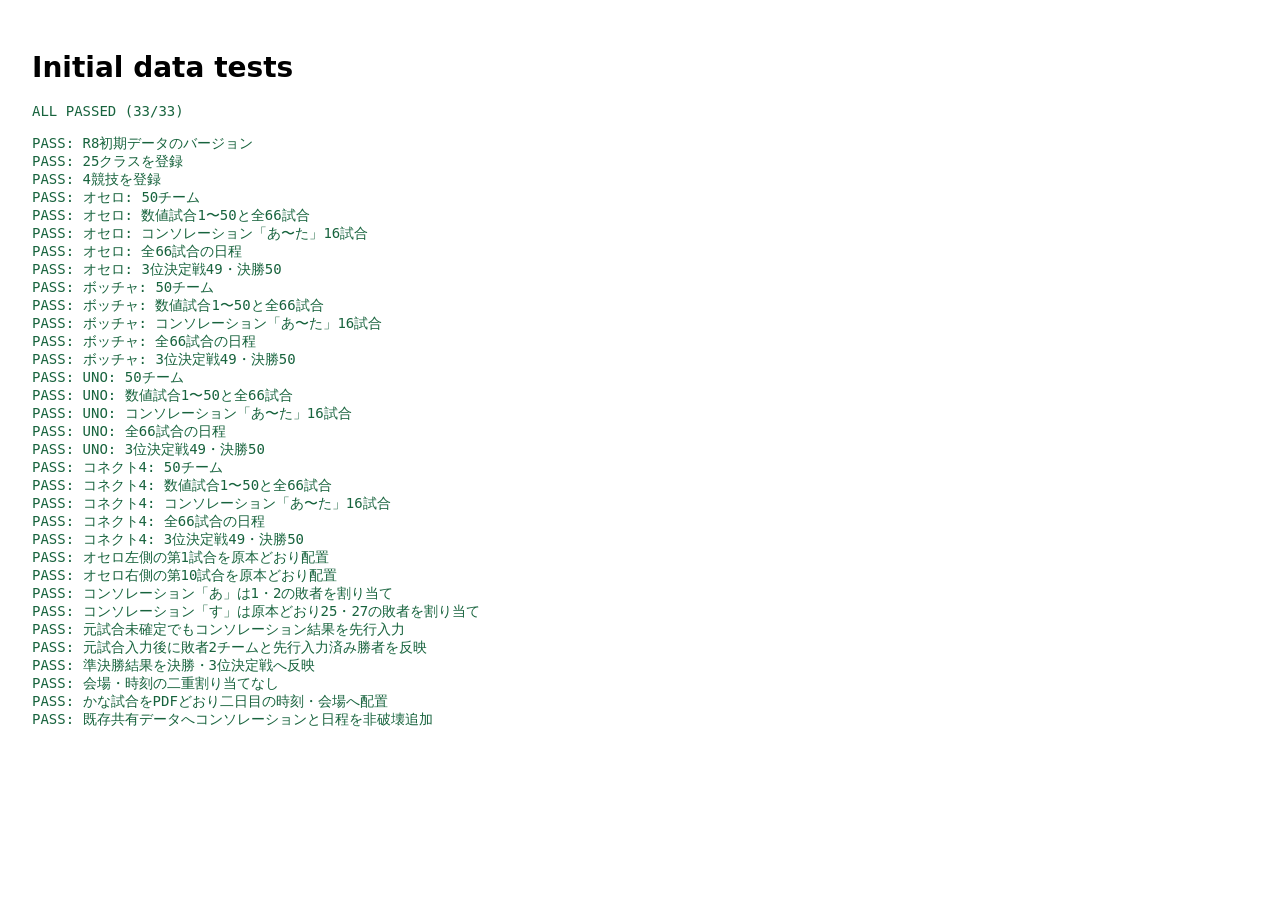
<file: tests/initial-data-tests.html>
<!doctype html>
<html lang="ja">
<meta charset="utf-8">
<title>Initial data tests</title>
<style>body{font:14px system-ui;padding:24px}.pass{color:#17633d}.fail{color:#a32d25}pre{white-space:pre-wrap}</style>
<h1>Initial data tests</h1>
<pre id="results">RUNNING</pre>
<script src="../js/initial-data.js"></script>
<script src="../js/model.js"></script>
<script>
  (function () {
    const M = window.MatchboardModel;
    const state = M.createInitialState();
    const output = []; let failures = 0;
    function assert(condition, name, detail) {
      if (condition) output.push(`PASS: ${name}`);
      else { failures += 1; output.push(`FAIL: ${name}${detail ? ` — ${detail}` : ""}`); }
    }
    assert(state.seedVersion === "r8-tournament-2026-06-26", "R8初期データのバージョン");
    assert(state.classes.length === 25, "25クラスを登録");
    assert(state.competitions.map((item) => item.name).join(",") === "オセロ,ボッチャ,UNO,コネクト4", "4競技を登録");
    state.competitions.forEach((competition) => {
      const teams = M.teamsForCompetition(state, competition.id);
      const matches = M.buildMatches(state, competition.id);
      const playable = matches.filter((match) => M.isPlayableMatch(state, match));
      const numbers = playable.filter((match) => typeof match.number === "number").map((match) => match.number).sort((a, b) => a - b);
      const consolation = playable.filter((match) => match.phase === "consolation").sort((a, b) => a.index - b.index);
      assert(teams.length === 50, `${competition.name}: 50チーム`);
      assert(playable.length === 66 && numbers.length === 50 && numbers.every((number, index) => number === index + 1), `${competition.name}: 数値試合1〜50と全66試合`);
      assert(consolation.length === 16 && consolation.map((match) => match.number).join("") === "あいうえおかきくけこさしすせそた", `${competition.name}: コンソレーション「あ〜た」16試合`);
      assert(Object.values(state.schedule).filter((item) => item.competitionId === competition.id).length === 66, `${competition.name}: 全66試合の日程`);
      const third = matches.find((match) => match.phase === "placement");
      const final = matches.find((match) => match.phase === "tournament" && match.roundName === "決勝");
      assert(third && third.number === 49 && final && final.number === 50, `${competition.name}: 3位決定戦49・決勝50`);
    });
    const othello = state.competitions.find((item) => item.name === "オセロ");
    const othelloMatches = M.buildMatches(state, othello.id);
    const first = othelloMatches.find((match) => match.number === 1);
    const tenth = othelloMatches.find((match) => match.number === 10);
    const p1 = M.participantsForMatch(state, first);
    const p10 = M.participantsForMatch(state, tenth);
    assert(`${p1.a.team.name}/${p1.b.team.name}` === "3F①/2B①", "オセロ左側の第1試合を原本どおり配置");
    assert(`${p10.a.team.name}/${p10.b.team.name}` === "3F②/2C②", "オセロ右側の第10試合を原本どおり配置");
    const consolationA = othelloMatches.find((match) => match.number === "あ");
    assert(consolationA.sourceA.matchId === first.id && othelloMatches.find((match) => match.number === 2).id === consolationA.sourceB.matchId, "コンソレーション「あ」は1・2の敗者を割り当て");
    const consolationSu = othelloMatches.find((match) => match.number === "す");
    assert(othelloMatches.find((match) => match.id === consolationSu.sourceA.matchId).number === 25 && othelloMatches.find((match) => match.id === consolationSu.sourceB.matchId).number === 27, "コンソレーション「す」は原本どおり25・27の敗者を割り当て");
    state.results[consolationA.id] = { winnerSide: "b", scoreA: "0", scoreB: "1" };
    assert(M.winnerOfMatch(state, consolationA).type === "pending", "元試合未確定でもコンソレーション結果を先行入力");
    othelloMatches.filter((match) => match.number && match.number <= 48).forEach((match) => {
      state.results[match.id] = { winnerSide: "a", scoreA: "1", scoreB: "0" };
    });
    const consolationParticipants = M.participantsForMatch(state, consolationA);
    assert(consolationParticipants.a.type === "team" && consolationParticipants.b.type === "team" && M.winnerOfMatch(state, consolationA).team.id === consolationParticipants.b.team.id, "元試合入力後に敗者2チームと先行入力済み勝者を反映");
    const thirdParticipants = M.participantsForMatch(state, othelloMatches.find((match) => match.number === 49));
    const finalParticipants = M.participantsForMatch(state, othelloMatches.find((match) => match.number === 50));
    assert(thirdParticipants.a.type === "team" && thirdParticipants.b.type === "team" && finalParticipants.a.type === "team" && finalParticipants.b.type === "team", "準決勝結果を決勝・3位決定戦へ反映");
    const venueIssues = M.scheduleConflicts(state, state.schedule).filter((issue) => issue.type === "venue");
    assert(venueIssues.length === 0, "会場・時刻の二重割り当てなし", `${venueIssues.length}件`);
    const consolationAssignment = state.schedule[consolationA.id];
    assert(consolationAssignment.slotId.endsWith("day2_1000") && consolationAssignment.venueId.endsWith("venue3") && state.schedule[consolationSu.id].slotId.endsWith("day2_1120") && state.schedule[consolationSu.id].venueId.endsWith("venue1"), "かな試合をPDFどおり二日目の時刻・会場へ配置");
    const legacy = M.deepClone(M.createInitialState());
    legacy.schemaVersion = 1;
    legacy.competitions.forEach((competition) => { delete legacy.draws[competition.id].tournament.consolation; });
    Object.keys(legacy.schedule).forEach((matchId) => { if (matchId.includes("__C__")) delete legacy.schedule[matchId]; });
    const migrated = M.normalizeState(legacy);
    assert(migrated.competitions.every((competition) => M.buildMatches(migrated, competition.id).filter((match) => match.phase === "consolation").length === 16 && Object.values(migrated.schedule).filter((item) => item.competitionId === competition.id).length === 66), "既存共有データへコンソレーションと日程を非破壊追加");
    const result = document.getElementById("results");
    result.className = failures ? "fail" : "pass";
    result.textContent = `${failures ? "FAILED" : "ALL PASSED"} (${output.length - failures}/${output.length})\n\n${output.join("\n")}`;
    document.body.dataset.failures = String(failures);
    document.title = failures ? "INITIAL DATA TESTS FAILED" : "INITIAL DATA TESTS PASSED";
  })();
</script>
</html>
</file>
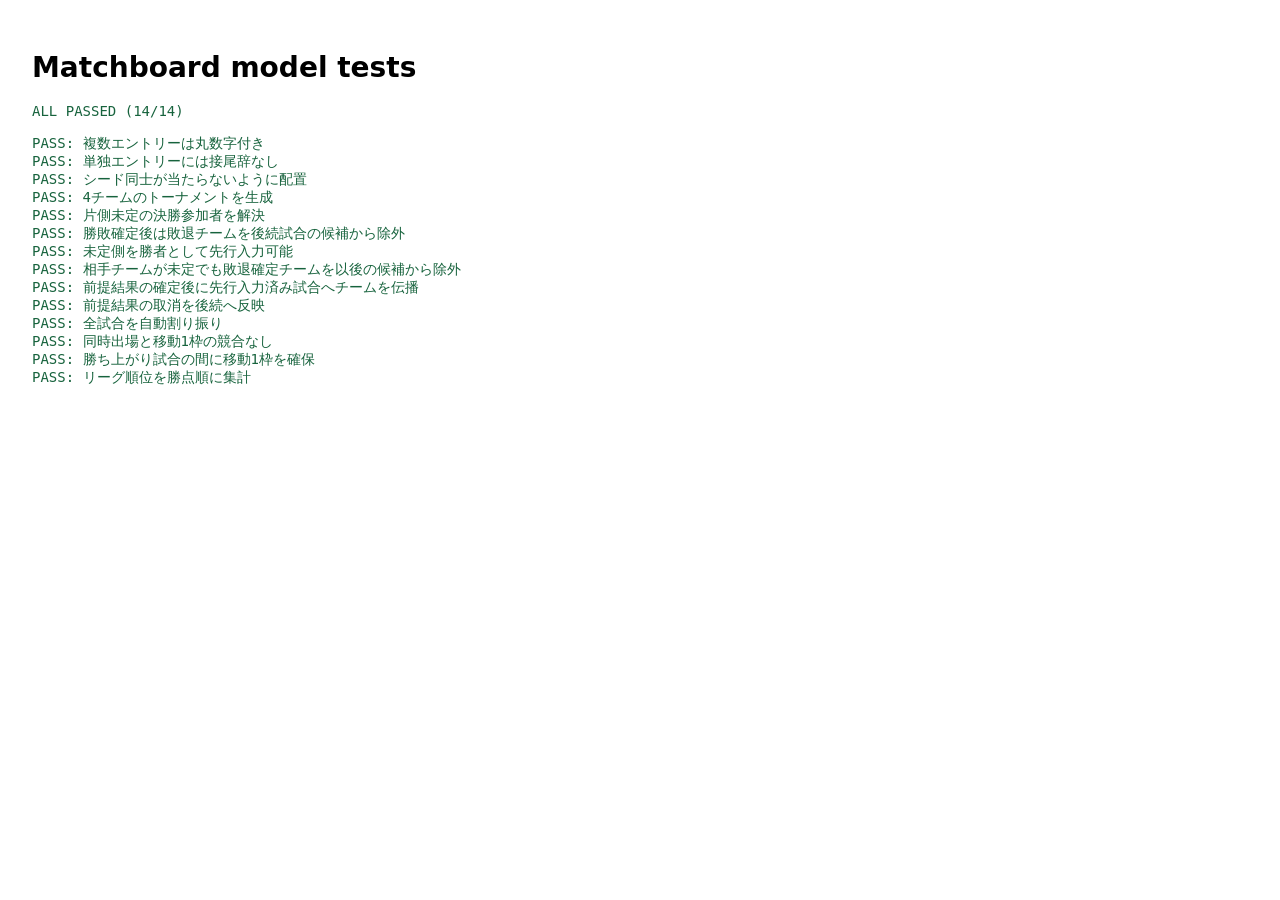
<file: tests/model-tests.html>
<!doctype html>
<html lang="ja">
<meta charset="utf-8">
<title>Matchboard model tests</title>
<style>body{font:14px system-ui;padding:24px} .pass{color:#17633d}.fail{color:#a32d25} pre{white-space:pre-wrap}</style>
<body>
  <h1>Matchboard model tests</h1>
  <pre id="results">RUNNING</pre>
  <script src="../js/model.js"></script>
  <script>
    (function () {
      const M = window.MatchboardModel;
      const output = [];
      let failures = 0;
      function assert(condition, name, detail) {
        if (!condition) { failures += 1; output.push(`FAIL: ${name}${detail ? ` — ${detail}` : ""}`); }
        else output.push(`PASS: ${name}`);
      }
      function makeState(teamCount) {
        const state = M.createInitialState();
        state.competitions = [state.competitions[0]];
        state.classes = [
          { id: "c1", name: "1B" }, { id: "c2", name: "2A" },
          { id: "c3", name: "2B" }, { id: "c4", name: "3A" },
        ];
        const competition = state.competitions[0];
        competition.id = "test";
        competition.format = "tournament";
        competition.duration = 10;
        const start = new Date("2026-09-12T09:00:00");
        competition.slots = M.makeSlots(12, 10, start);
        state.entries = { test: { c1: teamCount > 0 ? 1 : 0, c2: teamCount > 1 ? 1 : 0, c3: teamCount > 2 ? 1 : 0, c4: teamCount > 3 ? 1 : 0 } };
        state.draws = {}; state.results = {}; state.schedule = {};
        return state;
      }

      const naming = makeState(1);
      naming.entries.test.c1 = 2;
      assert(M.teamsForCompetition(naming, "test").map((t) => t.name).join(",") === "1B①,1B②", "複数エントリーは丸数字付き");
      naming.entries.test.c1 = 1;
      assert(M.teamsForCompetition(naming, "test")[0].name === "1B", "単独エントリーには接尾辞なし");

      const seeded = makeState(4);
      seeded.entries.test.c1 = 2;
      seeded.draws.test = M.createDraw(seeded, "test");
      const seededFirstRound = M.buildMatches(seeded, "test").filter((match) => match.round === 0);
      assert(seededFirstRound.every((match) => {
        const p = M.participantsForMatch(seeded, match);
        return !(p.a.type === "bye" && p.b.type === "bye");
      }), "シード同士が当たらないように配置");

      const state = makeState(4);
      state.draws.test = M.createDraw(state, "test");
      const matches = M.buildMatches(state, "test");
      assert(state.draws.test.tournament.size === 4 && matches.length === 3, "4チームのトーナメントを生成");
      const firstA = matches.find((m) => m.round === 0 && m.index === 0);
      const firstB = matches.find((m) => m.round === 0 && m.index === 1);
      const final = matches.find((m) => m.round === 1);
      state.results[firstA.id] = { winnerSide: "a", scoreA: "1", scoreB: "0" };
      let finalParticipants = M.participantsForMatch(state, final);
      assert(finalParticipants.a.type === "team" && finalParticipants.b.type === "pending", "片側未定の決勝参加者を解決");
      const firstAParticipants = M.participantsForMatch(state, firstA);
      const possibleFinalA = M.possibleTeamIds(state, "test", final.sourceA);
      assert(possibleFinalA.size === 1 && possibleFinalA.has(firstAParticipants.a.team.id) && !possibleFinalA.has(firstAParticipants.b.team.id), "勝敗確定後は敗退チームを後続試合の候補から除外");
      state.results[final.id] = { winnerSide: "b", scoreA: "0", scoreB: "1" };
      assert(M.winnerOfMatch(state, final).type === "pending", "未定側を勝者として先行入力可能");
      const unresolvedWinnerCandidates = M.possibleTeamIds(state, "test", { type: "matchWinner", matchId: final.id });
      assert(unresolvedWinnerCandidates.size === 2 && !unresolvedWinnerCandidates.has(firstAParticipants.a.team.id), "相手チームが未定でも敗退確定チームを以後の候補から除外");
      state.results[firstB.id] = { winnerSide: "b", scoreA: "0", scoreB: "1" };
      finalParticipants = M.participantsForMatch(state, final);
      const expectedWinner = M.participantsForMatch(state, firstB).b.team.id;
      assert(finalParticipants.b.type === "team" && M.winnerOfMatch(state, final).team.id === expectedWinner, "前提結果の確定後に先行入力済み試合へチームを伝播");
      delete state.results[firstB.id];
      assert(M.participantsForMatch(state, final).b.type === "pending", "前提結果の取消を後続へ反映");

      delete state.results[final.id];
      const scheduled = M.autoSchedule(state, {});
      assert(scheduled.unassigned.length === 0, "全試合を自動割り振り");
      assert(M.scheduleConflicts(state, scheduled.schedule).length === 0, "同時出場と移動1枠の競合なし");
      const aTime = new Date(state.competitions[0].slots.find((s) => s.id === scheduled.schedule[firstA.id].slotId).start).getTime();
      const finalTime = new Date(state.competitions[0].slots.find((s) => s.id === scheduled.schedule[final.id].slotId).start).getTime();
      assert(finalTime - aTime >= 20 * 60000, "勝ち上がり試合の間に移動1枠を確保");

      const league = makeState(4);
      league.competitions[0].format = "league";
      league.draws.test = M.createDraw(league, "test", { groupCount: 1 });
      const leagueMatches = M.buildMatches(league, "test");
      leagueMatches.forEach((match) => { league.results[match.id] = { winnerSide: "a", scoreA: "2", scoreB: "1" }; });
      const standings = M.leagueStandings(league, "test", "g1");
      assert(standings.length === 4 && standings[0].points >= standings[1].points, "リーグ順位を勝点順に集計");

      const result = document.getElementById("results");
      result.className = failures ? "fail" : "pass";
      result.textContent = `${failures ? "FAILED" : "ALL PASSED"} (${output.length - failures}/${output.length})\n\n${output.join("\n")}`;
      document.title = failures ? "TESTS FAILED" : "TESTS PASSED";
      document.body.dataset.failures = String(failures);
    })();
  </script>
</body>
</html>
</file>
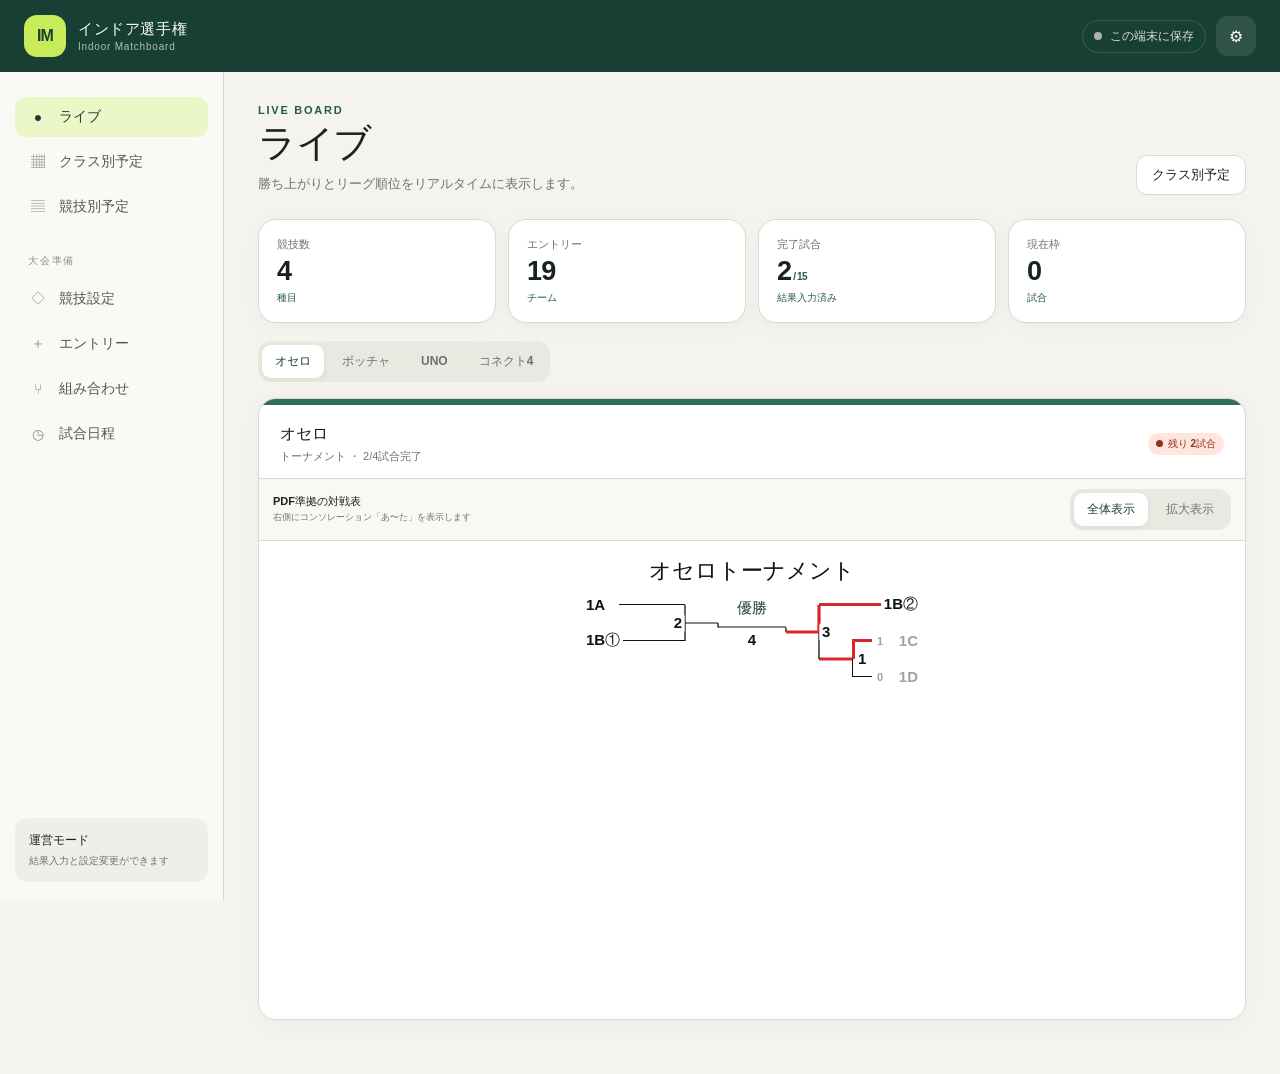
<file: tests/ui-fixture.html>
<!doctype html>
<meta charset="utf-8">
<title>Preparing UI fixture</title>
<script src="../js/initial-data.js"></script>
<script src="../js/model.js"></script>
<script>
  const M = window.MatchboardModel;
  const params = new URLSearchParams(location.search);
  const useFullInitialData = params.get("full") === "1";
  const state = M.createInitialState();
  if (!useFullInitialData) {
    state.competitions.forEach((competition, competitionIndex) => {
      state.classes.forEach((classInfo, classIndex) => {
        state.entries[competition.id][classInfo.id] = classIndex < (competitionIndex === 1 ? 6 : 4) ? (classIndex === 1 && competitionIndex === 0 ? 2 : 1) : 0;
      });
      state.draws[competition.id] = M.createDraw(state, competition.id, { groupCount: competition.format === "hybrid" ? 2 : 1 });
    });
  }
  const othello = state.competitions[0];
  const othelloMatches = M.buildMatches(state, othello.id).filter((match) => match.phase === "tournament");
  const openingMatch = useFullInitialData
    ? othelloMatches.find((match) => match.number === 1)
    : othelloMatches.find((match) => match.round === 0 && M.isPlayableMatch(state, match));
  state.results[openingMatch.id] = { winnerSide: "a", scoreA: "1", scoreB: "0", updatedAt: new Date().toISOString() };
  const nextMatch = othelloMatches.find((match) => match.round === 1 && [match.sourceA, match.sourceB].some((source) => source && source.matchId === openingMatch.id));
  const openingSide = nextMatch.sourceA.matchId === openingMatch.id ? "a" : "b";
  state.results[nextMatch.id] = { winnerSide: openingSide === "a" ? "b" : "a", scoreA: openingSide === "a" ? "0" : "1", scoreB: openingSide === "b" ? "0" : "1", updatedAt: new Date().toISOString() };
  if (!useFullInitialData) state.schedule = M.autoSchedule(state, {}).schedule;
  localStorage.setItem("indoor-matchboard-state-v2", JSON.stringify(state));
  const route = params.get("route") || "live";
  if (params.get("open") === "1") {
    localStorage.setItem("indoor-matchboard-view-prefs-v1", JSON.stringify({
      openDays: { [`${route}:label:1日目`]: true, [`${route}:label:2日目`]: true },
      showPossible: params.get("possible") === "1",
    }));
  }
  location.replace(`../index.html#${route}`);
</script>
</file>
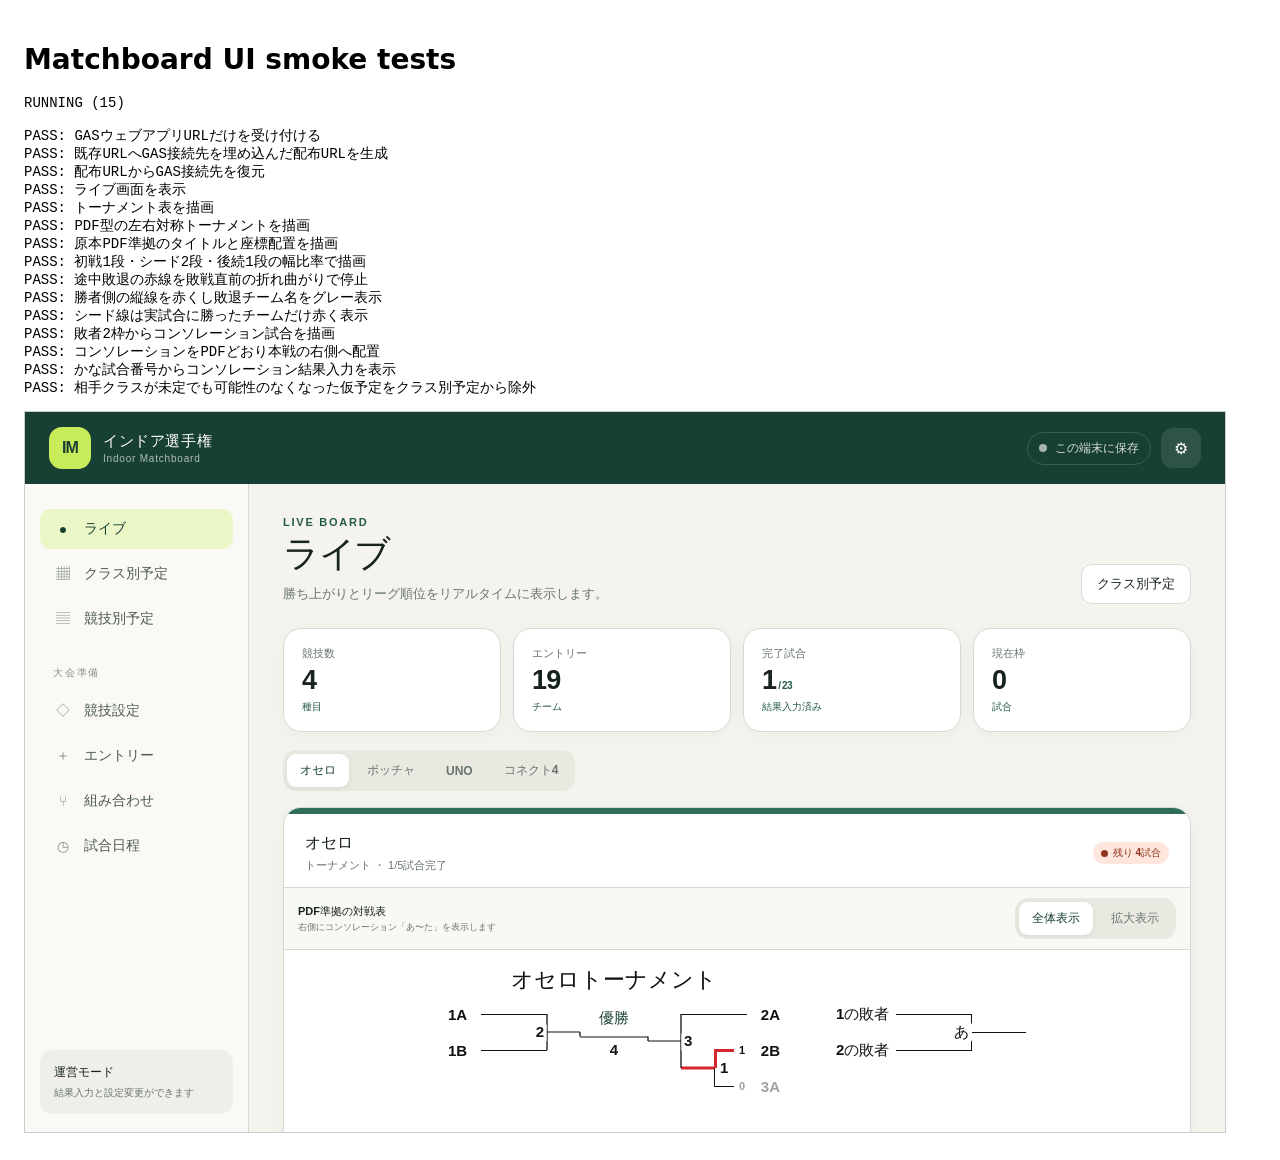
<file: tests/ui-smoke-tests.html>
<!doctype html>
<meta charset="utf-8">
<title>Matchboard UI smoke tests</title>
<style>body{font:14px system-ui;padding:16px}iframe{width:1200px;height:720px;border:1px solid #ccc}.pass{color:#17633d}.fail{color:#a32d25}</style>
<h1>Matchboard UI smoke tests</h1>
<pre id="results">RUNNING</pre>
<iframe id="frame"></iframe>
<script src="../js/model.js"></script>
<script src="../js/store.js"></script>
<script>
  window.addEventListener("unhandledrejection", (event) => {
    const result = document.getElementById("results");
    result.className = "fail";
    result.textContent = `UNHANDLED: ${event.reason && (event.reason.stack || event.reason.message) || event.reason}`;
    document.body.dataset.failures = "1";
    document.title = "UI TESTS FAILED";
  });
  (async function () {
    const M = window.MatchboardModel;
    const state = M.createInitialState();
    state.competitions.forEach((competition, competitionIndex) => {
      competition.slots.forEach((slot, slotIndex) => { slot.dayLabel = slotIndex < Math.ceil(competition.slots.length / 2) ? "1日目" : "2日目"; });
      state.classes.forEach((classInfo, classIndex) => {
        const entryLimit = competitionIndex === 0 ? 5 : (competitionIndex === 1 ? 6 : 4);
        state.entries[competition.id][classInfo.id] = classIndex < entryLimit ? 1 : 0;
      });
      state.draws[competition.id] = M.createDraw(state, competition.id, { groupCount: competition.format === "hybrid" ? 2 : 1 });
      if (competitionIndex === 0 && state.draws[competition.id].tournament) state.draws[competition.id].tournament.consolation = true;
    });
    const liveCompetition = state.competitions[0];
    const liveMatches = M.buildMatches(state, liveCompetition.id).filter((match) => match.phase === "tournament");
    const tracedOpeningMatch = liveMatches.find((match) => match.round === 0 && M.isPlayableMatch(state, match));
    state.results[tracedOpeningMatch.id] = { winnerSide: "a", scoreA: "1", scoreB: "0", updatedAt: new Date().toISOString() };
    const tracedLosingMatch = liveMatches.find((match) => match.round === 1 && [match.sourceA, match.sourceB].some((source) => source && source.matchId === tracedOpeningMatch.id));
    const tracedOpeningSide = tracedLosingMatch.sourceA.matchId === tracedOpeningMatch.id ? "a" : "b";
    state.results[tracedLosingMatch.id] = { winnerSide: tracedOpeningSide === "a" ? "b" : "a", scoreA: tracedOpeningSide === "a" ? "0" : "1", scoreB: tracedOpeningSide === "b" ? "0" : "1", updatedAt: new Date().toISOString() };
    state.schedule = M.autoSchedule(state, {}).schedule;
    localStorage.setItem("indoor-matchboard-state-v2", JSON.stringify(state));
    localStorage.removeItem("indoor-matchboard-sync-v1");
    localStorage.removeItem("indoor-matchboard-view-prefs-v1");

    const output = []; let failures = 0;
    function assert(condition, name) {
      if (condition) output.push(`PASS: ${name}`);
      else { failures += 1; output.push(`FAIL: ${name}`); }
      document.getElementById("results").textContent = `RUNNING (${output.length})\n\n${output.join("\n")}`;
    }
    const StoreUtils = window.MatchboardStoreUtils;
    const gasEndpoint = "https://script.google.com/macros/s/test-deployment-id/exec";
    const distributed = StoreUtils.distributionUrl(gasEndpoint, "https://example.test/matchboard/index.html?source=school#draw");
    const distributedUrl = new URL(distributed);
    assert(StoreUtils.normalizeGasEndpoint(gasEndpoint) === gasEndpoint && StoreUtils.normalizeGasEndpoint("https://example.test/exec") === "", "GASウェブアプリURLだけを受け付ける");
    assert(distributedUrl.searchParams.get("gas") === gasEndpoint && distributedUrl.searchParams.get("source") === "school" && distributedUrl.hash === "#live", "既存URLへGAS接続先を埋め込んだ配布URLを生成");
    assert(StoreUtils.embeddedEndpoint(distributed) === gasEndpoint, "配布URLからGAS接続先を復元");
    const wait = (ms) => new Promise((resolve) => setTimeout(resolve, ms));
    const frame = document.getElementById("frame");
    frame.src = "../index.html?result-cancel=1#live";
    await new Promise((resolve) => frame.addEventListener("load", resolve, { once: true }));
    await wait(300);
    let doc = frame.contentDocument;
    assert(doc.querySelector("h1") && doc.querySelector("h1").textContent === "ライブ", "ライブ画面を表示");
    assert(doc.querySelectorAll(".bracket-match").length > 0, "トーナメント表を描画");
    assert(doc.querySelector(".left-branch") && doc.querySelector(".bracket-center") && doc.querySelector(".right-branch"), "PDF型の左右対称トーナメントを描画");
    assert(doc.querySelector(".bracket-paper-title")?.textContent === "オセロトーナメント" && doc.querySelector('.opening-match[style*="--match-y"]') && doc.querySelector('.center-match[style*="--match-y"]'), "原本PDF準拠のタイトルと座標配置を描画");
    const seedMatch = doc.querySelector(".bracket-seed");
    const openingMatch = doc.querySelector(".opening-match:not(.bracket-seed)");
    const progressionMatch = doc.querySelector(".progression-match");
    const seedExtraWidth = seedMatch && openingMatch ? seedMatch.getBoundingClientRect().width - openingMatch.getBoundingClientRect().width : 0;
    assert(seedMatch && openingMatch && progressionMatch && Math.abs(seedExtraWidth - progressionMatch.getBoundingClientRect().width) < 2, "初戦1段・シード2段・後続1段の幅比率で描画");
    const stoppedHorizontal = doc.querySelector(`.connector-horizontal[data-source-match="${tracedOpeningMatch.id}"]`);
    const stoppedVertical = doc.querySelector(`.connector-vertical[data-source-match="${tracedOpeningMatch.id}"]`);
    assert(stoppedHorizontal?.classList.contains("advanced") && !stoppedVertical?.classList.contains("advanced"), "途中敗退の赤線を敗戦直前の折れ曲がりで停止");
    assert(doc.querySelector(".connector-vertical.advanced") && doc.querySelectorAll(".bracket-team.eliminated").length >= 2, "勝者側の縦線を赤くし敗退チーム名をグレー表示");
    assert(doc.querySelector(".seed-team.advanced") && doc.querySelector(".seed-team:not(.advanced)"), "シード線は実試合に勝ったチームだけ赤く表示");
    const smallConsolationMatches = [...doc.querySelectorAll(".consolation-match")];
    assert(smallConsolationMatches.length === 1 && smallConsolationMatches[0].querySelectorAll(".consolation-source").length === 2, "敗者2枠からコンソレーション試合を描画");
    const smallConsolationBranch = doc.querySelector(".consolation-branch");
    const smallRightmostMain = Math.max(...[...doc.querySelectorAll(".right-branch")].map((node) => node.getBoundingClientRect().right));
    assert(smallConsolationBranch && smallConsolationBranch.getBoundingClientRect().left > smallRightmostMain, "コンソレーションをPDFどおり本戦の右側へ配置");
    const smallConsolationButton = doc.querySelector("button.consolation-number");
    if (smallConsolationButton) smallConsolationButton.click();
    await wait(40);
    assert(smallConsolationButton && doc.querySelector("#result-form"), "かな試合番号からコンソレーション結果入力を表示");
    if (doc.querySelector("#result-form")) doc.querySelector("[data-close-modal]").click();
    const completedState = JSON.parse(localStorage.getItem("indoor-matchboard-state-v2"));
    const unresolvedWinnerState = JSON.parse(JSON.stringify(completedState));
    delete unresolvedWinnerState.results[tracedOpeningMatch.id];
    unresolvedWinnerState.results[tracedLosingMatch.id] = { winnerSide: tracedOpeningSide, scoreA: "", scoreB: "", updatedAt: new Date().toISOString() };
    const unresolvedParticipants = M.participantsForMatch(unresolvedWinnerState, tracedLosingMatch);
    const knownLosingSide = tracedOpeningSide === "a" ? "b" : "a";
    const eliminatedTeam = unresolvedParticipants[knownLosingSide].team;
    const eliminatedFutureMatch = liveMatches.find((match) => match.round === tracedLosingMatch.round + 1 && [match.sourceA, match.sourceB].some((source) => source && source.matchId === tracedLosingMatch.id));
    localStorage.setItem("indoor-matchboard-state-v2", JSON.stringify(unresolvedWinnerState));
    const unresolvedReloaded = new Promise((resolve) => frame.addEventListener("load", resolve, { once: true }));
    frame.contentWindow.location.reload();
    await unresolvedReloaded; await wait(300); doc = frame.contentDocument;
    frame.contentWindow.location.hash = "class-schedule"; await wait(150);
    const eliminatedClassFilter = doc.querySelector("[data-class-filter]");
    eliminatedClassFilter.value = eliminatedTeam.classId;
    eliminatedClassFilter.dispatchEvent(new Event("change", { bubbles: true })); await wait(50);
    doc.querySelector("[data-toggle-possible]").click(); await wait(50);
    assert(eliminatedFutureMatch && !doc.querySelector(`[data-result-match="${eliminatedFutureMatch.id}"]`), "相手クラスが未定でも可能性のなくなった仮予定をクラス別予定から除外");
    doc.querySelector("[data-toggle-possible]").click();
    const stateAfterCancel = completedState;
    delete stateAfterCancel.results[tracedLosingMatch.id];
    localStorage.setItem("indoor-matchboard-state-v2", JSON.stringify(stateAfterCancel));
    const reloaded = new Promise((resolve) => frame.addEventListener("load", resolve, { once: true }));
    frame.src = "../index.html#live";
    await reloaded; await wait(300); doc = frame.contentDocument;
    assert(!doc.querySelector(`.connector-vertical.advanced[data-target-match="${tracedLosingMatch.id}"]`) && doc.querySelectorAll(".bracket-team.eliminated").length === 1, "結果取消に合わせて赤線と敗退表示を復元");
    assert(doc.querySelector('[data-bracket-zoom="fit"]') && doc.querySelector('[data-bracket-zoom="detail"]'), "全体・拡大表示の切替を表示");
    doc.querySelector(".match-number").click();
    await wait(50);
    assert(doc.querySelector("#result-form"), "試合番号から結果入力を表示");
    doc.querySelector("[data-close-modal]").click();

    frame.contentWindow.location.hash = "schedule"; await wait(150);
    assert(doc.querySelector("h1").textContent === "試合日程", "試合日程画面へ遷移");
    assert(doc.querySelector(".schedule-editor-split") && doc.querySelector(".schedule-reference-card .pdf-bracket") && doc.querySelectorAll("[data-schedule-cell]").length > 0, "トーナメント表と時刻×会場表を分割表示");
    assert([...doc.querySelectorAll("[data-schedule-cell] option")].some((option) => option.textContent === "あ"), "試合日程表でかな番号を配置可能");
    assert(doc.querySelector(".stage-lock-notice"), "勝敗入力後の試合日程をロック表示");
    const scheduleStateBeforeSwap = JSON.parse(localStorage.getItem("indoor-matchboard-state-v2"));
    const swappableCells = [...doc.querySelectorAll("[data-schedule-cell]")].filter((select) => select.value && !scheduleStateBeforeSwap.results[select.value]);
    const firstScheduleCell = swappableCells[0]; const secondScheduleCell = swappableCells.find((select) => select.value !== firstScheduleCell.value);
    const firstScheduledMatch = firstScheduleCell.value; const secondScheduledMatch = secondScheduleCell.value;
    firstScheduleCell.value = secondScheduledMatch;
    firstScheduleCell.dispatchEvent(new Event("change", { bubbles: true })); await wait(80);
    const scheduleStateAfterSwap = JSON.parse(localStorage.getItem("indoor-matchboard-state-v2"));
    assert(scheduleStateAfterSwap.schedule[secondScheduledMatch].slotId === firstScheduleCell.dataset.slotId && scheduleStateAfterSwap.schedule[secondScheduledMatch].venueId === firstScheduleCell.dataset.venueId && scheduleStateAfterSwap.schedule[firstScheduledMatch].slotId === secondScheduleCell.dataset.slotId && scheduleStateAfterSwap.schedule[firstScheduledMatch].venueId === secondScheduleCell.dataset.venueId, "日程表で試合番号を入れ替え");

    frame.contentWindow.location.hash = "draw"; await wait(150);
    assert(doc.querySelector("h1").textContent === "組み合わせ", "組み合わせ画面へ遷移");
    assert(doc.querySelector(".draw-bracket-editor .pdf-bracket") && doc.querySelectorAll(".bracket-edit-team select[data-draw-source]").length > 0, "トーナメント表上に出場枠のプルダウンを表示");
    assert(doc.querySelector(".stage-lock-notice"), "日程作成後の組み合わせをロック表示");

    frame.contentWindow.location.hash = "class-schedule"; await wait(150);
    assert(doc.querySelector("h1").textContent === "クラス別予定", "クラス別予定画面へ遷移");
    const classDayToggles = [...doc.querySelectorAll("[data-schedule-day-toggle]")];
    assert(classDayToggles.length === 2 && classDayToggles.every((button) => button.getAttribute("aria-expanded") === "false"), "1日目・2日目をデフォルトで閉じて表示");
    assert(doc.querySelector("[data-toggle-possible]") && !doc.querySelector(".possible-event"), "進出時の予定をデフォルトで非表示");
    classDayToggles[0].click(); await wait(30);
    assert(classDayToggles[0].getAttribute("aria-expanded") === "true" && !doc.getElementById(classDayToggles[0].getAttribute("aria-controls")).hidden, "日別予定を開閉");
    doc.querySelector("[data-toggle-possible]").click(); await wait(50);
    const possibleCard = doc.querySelector(".schedule-match-card.possible-event");
    assert(possibleCard && getComputedStyle(possibleCard).borderStyle === "dashed" && getComputedStyle(possibleCard).backgroundColor === "rgb(255, 255, 255)", "進出時のカードを白地の点線枠で表示");
    const mixedClassRow = [...doc.querySelectorAll(".schedule-time-row")].find((row) => row.querySelector(".possible-event") && row.querySelector(".schedule-match-card:not(.possible-event)"));
    const classCards = mixedClassRow ? [...mixedClassRow.querySelectorAll(".schedule-match-card")] : [];
    const firstPossibleIndex = classCards.findIndex((card) => card.classList.contains("possible-event"));
    assert(classCards.length && classCards.every((card) => !card.style.gridColumn) && classCards.slice(firstPossibleIndex).every((card) => card.classList.contains("possible-event")), "クラス予定を左寄せにし進出時を最後尾へ配置");

    frame.contentWindow.location.hash = "competition-schedule"; await wait(150);
    assert(doc.querySelector("h1").textContent === "競技別予定" && doc.querySelector("[data-competition-schedule-filter]"), "競技別予定画面へ遷移");
    assert(doc.querySelectorAll("[data-schedule-day-toggle]").length === 2 && [...doc.querySelectorAll("[data-schedule-day-toggle]")].every((button) => button.getAttribute("aria-expanded") === "false"), "競技別予定も日別に閉じて表示");
    doc.querySelector("[data-schedule-day-toggle]").click(); await wait(30);
    const multiCardRow = [...doc.querySelectorAll(".schedule-time-row")].find((row) => row.querySelectorAll(".schedule-match-card").length > 1);
    assert(multiCardRow && new Set([...multiCardRow.querySelectorAll(".schedule-match-card")].map((card) => card.style.gridColumn)).size > 1, "同時刻の試合を会場列ごとに横並び表示");
    const venueColumns = new Map();
    doc.querySelectorAll(".schedule-match-card").forEach((card) => {
      const venue = card.querySelector(".schedule-card-meta").textContent;
      if (!venueColumns.has(venue)) venueColumns.set(venue, new Set());
      venueColumns.get(venue).add(card.style.gridColumn);
    });
    assert([...venueColumns.values()].every((columns) => columns.size === 1), "同じ会場のカードを同じ列に配置");
    const completedCard = doc.querySelector(".schedule-match-card.completed");
    assert(completedCard && completedCard.querySelector(".schedule-card-winner") && getComputedStyle(completedCard).backgroundImage !== "none", "終了試合を赤い勝者名とグレー網掛けで表示");
    completedCard.click(); await wait(30);
    assert(doc.querySelector("#result-form"), "予定カードから結果入力画面を表示");
    doc.querySelector("[data-close-modal]").click();

    frame.contentWindow.location.hash = "class-schedule"; await wait(150);
    assert(doc.querySelector("[data-schedule-day-toggle]").getAttribute("aria-expanded") === "true" && doc.querySelector("[data-toggle-possible]").getAttribute("aria-pressed") === "true", "予定の開閉状態と進出時表示を再アクセス時に復元");
    const preparationLabel = [...doc.querySelectorAll("#sidebar nav p")].find((node) => node.textContent.includes("大会準備"));
    const scheduleLink = doc.querySelector('#sidebar [data-route="schedule"]');
    assert(Boolean(preparationLabel.compareDocumentPosition(scheduleLink) & Node.DOCUMENT_POSITION_FOLLOWING), "試合日程を大会準備の配下に表示");

    frame.contentWindow.location.hash = "competitions"; await wait(150);
    assert(doc.querySelectorAll(".competition-card").length === 4, "4競技の設定カードを表示");

    frame.contentWindow.location.hash = "entries"; await wait(150);
    assert(doc.querySelector(".badge.locked") && doc.querySelector(".locked-control"), "後続データ作成後のエントリーをロック表示");
    const lockedEntry = doc.querySelector("[data-entry-count]");
    const originalEntryCount = lockedEntry.value;
    let confirmCalls = 0;
    frame.contentWindow.confirm = () => { confirmCalls += 1; return false; };
    lockedEntry.value = originalEntryCount === "3" ? "2" : "3";
    lockedEntry.dispatchEvent(new Event("change", { bubbles: true })); await wait(50);
    const lockedState = JSON.parse(localStorage.getItem("indoor-matchboard-state-v2"));
    assert(confirmCalls === 1 && lockedEntry.value === originalEntryCount && lockedState.draws[liveCompetition.id], "警告をキャンセルした場合は後続データを保持");
    frame.contentWindow.confirm = () => true;
    lockedEntry.value = originalEntryCount === "3" ? "2" : "3";
    lockedEntry.dispatchEvent(new Event("change", { bubbles: true })); await wait(100);
    const forcedState = JSON.parse(localStorage.getItem("indoor-matchboard-state-v2"));
    assert(!forcedState.draws[liveCompetition.id] && !Object.keys(forcedState.schedule).some((id) => id.startsWith(`${liveCompetition.id}__`)) && !Object.keys(forcedState.results).some((id) => id.startsWith(`${liveCompetition.id}__`)), "警告承認後だけ後続データをリセットして変更");

    localStorage.setItem("indoor-matchboard-state-v2", JSON.stringify(lockedState));
    const drawReloaded = new Promise((resolve) => frame.addEventListener("load", resolve, { once: true }));
    frame.src = "../index.html?draw-swap=1#draw";
    await drawReloaded; await wait(200); doc = frame.contentDocument;
    frame.contentWindow.confirm = () => true;
    const bracketSources = [...doc.querySelectorAll('.bracket-edit-team select[data-phase="tournament"]')].filter((select) => select.value.startsWith("team:"));
    const firstSource = bracketSources[0]; const secondSource = bracketSources.find((select) => select.value !== firstSource.value);
    const firstSourceValue = firstSource.value; const secondSourceValue = secondSource.value;
    firstSource.value = secondSourceValue;
    firstSource.dispatchEvent(new Event("change", { bubbles: true })); await wait(100);
    const swappedDrawState = JSON.parse(localStorage.getItem("indoor-matchboard-state-v2"));
    const swappedSlots = swappedDrawState.draws[liveCompetition.id].tournament.slots;
    assert(M.sourceKey(swappedSlots[Number(firstSource.dataset.slotIndex)]) === secondSourceValue && M.sourceKey(swappedSlots[Number(secondSource.dataset.slotIndex)]) === firstSourceValue, "設定済みチームを選ぶとトーナメント出場枠を入れ替え");

    const result = document.getElementById("results");
    result.className = failures ? "fail" : "pass";
    result.textContent = `${failures ? "FAILED" : "ALL PASSED"} (${output.length - failures}/${output.length})\n\n${output.join("\n")}`;
    document.body.dataset.failures = String(failures);
    document.title = failures ? "UI TESTS FAILED" : "UI TESTS PASSED";
  })();
</script>
</file>
